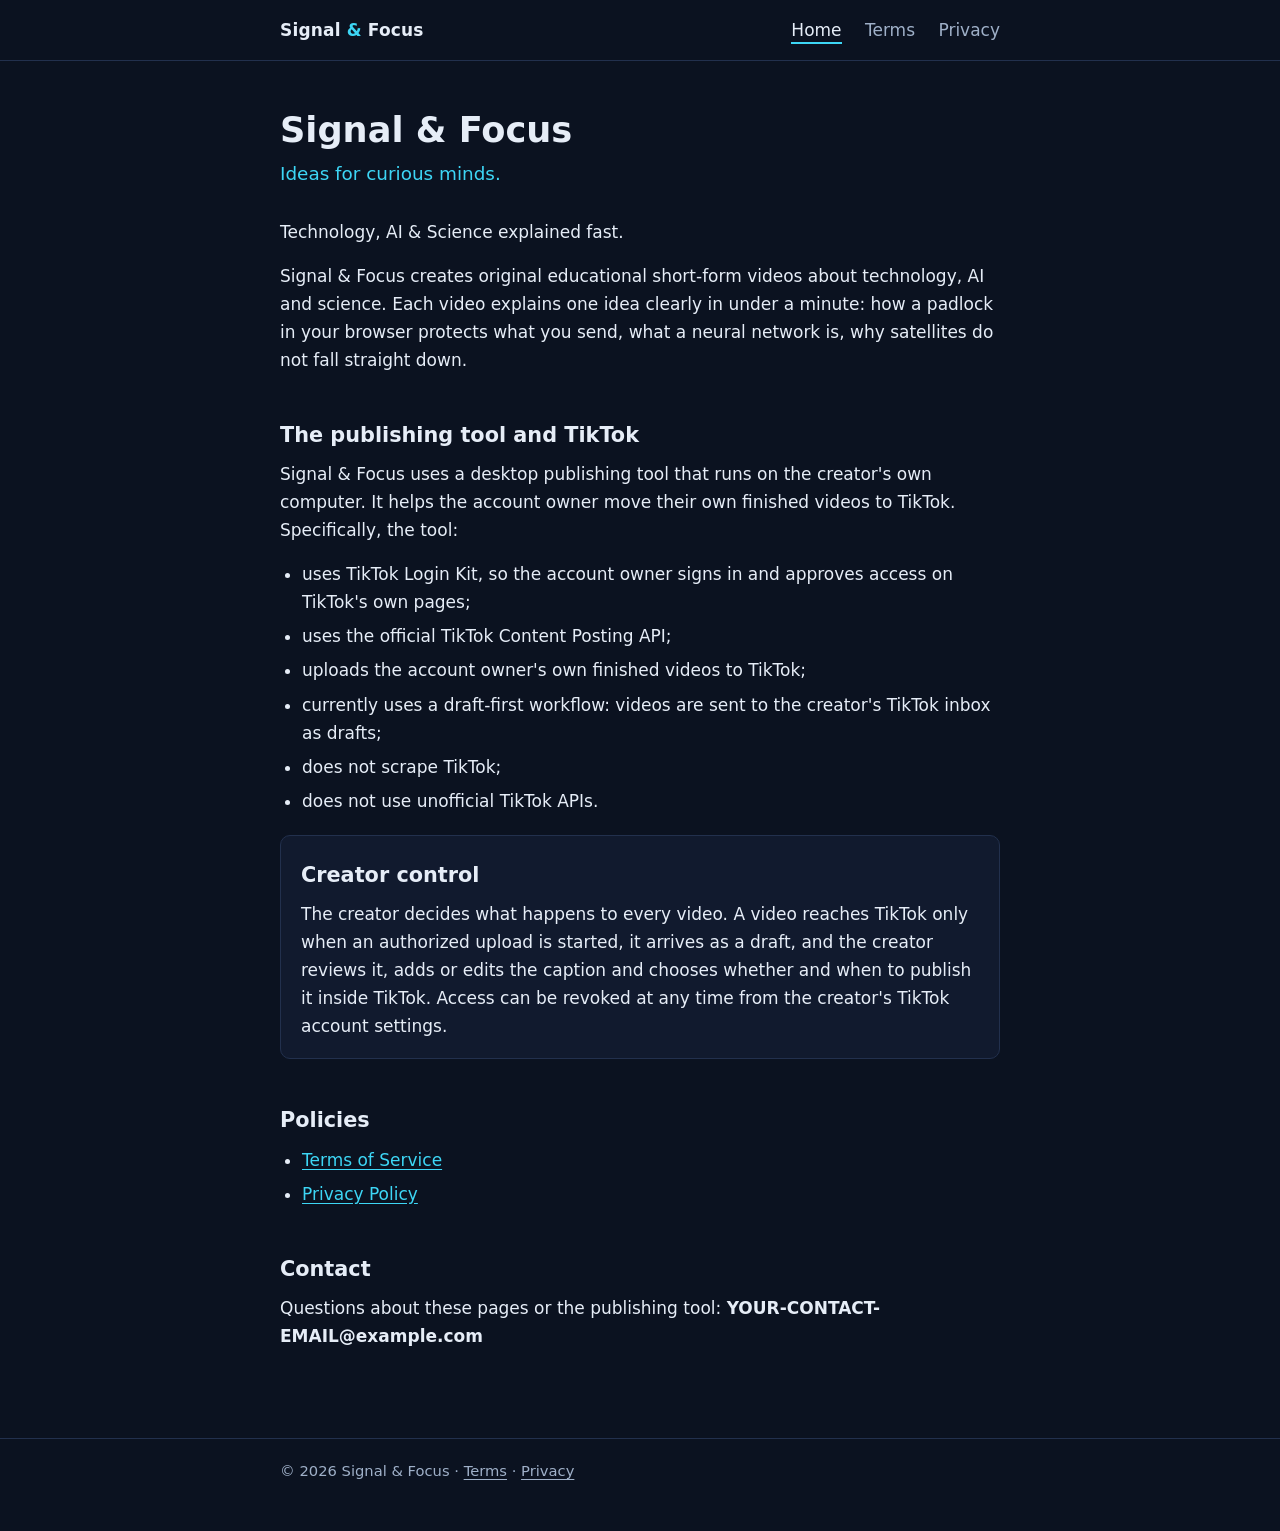
<file: index.html>
<!doctype html>
<html lang="en">
<head>
  <meta charset="utf-8">
  <meta name="viewport" content="width=device-width, initial-scale=1">
  <title>Signal &amp; Focus</title>
  <meta name="description" content="Signal &amp; Focus creates original educational short-form videos about technology, AI and science.">
  <link rel="stylesheet" href="styles.css">
</head>
<body>
  <header class="site">
    <div class="wrap">
      <a class="brand" href="./">Signal <span>&amp;</span> Focus</a>
      <nav aria-label="Main">
        <a href="./" aria-current="page">Home</a>
        <a href="terms/">Terms</a>
        <a href="privacy/">Privacy</a>
      </nav>
    </div>
  </header>

  <main>
    <div class="wrap">
      <h1>Signal &amp; Focus</h1>
      <p class="tagline">Ideas for curious minds.</p>

      <p>Technology, AI &amp; Science explained fast.</p>
      <p>Signal &amp; Focus creates original educational short-form videos about technology, AI and science. Each video explains one idea clearly in under a minute: how a padlock in your browser protects what you send, what a neural network is, why satellites do not fall straight down.</p>

      <h2>The publishing tool and TikTok</h2>
      <p>Signal &amp; Focus uses a desktop publishing tool that runs on the creator's own computer. It helps the account owner move their own finished videos to TikTok. Specifically, the tool:</p>
      <ul>
        <li>uses TikTok Login Kit, so the account owner signs in and approves access on TikTok's own pages;</li>
        <li>uses the official TikTok Content Posting API;</li>
        <li>uploads the account owner's own finished videos to TikTok;</li>
        <li>currently uses a draft-first workflow: videos are sent to the creator's TikTok inbox as drafts;</li>
        <li>does not scrape TikTok;</li>
        <li>does not use unofficial TikTok APIs.</li>
      </ul>

      <div class="card">
        <h2 style="margin-top:0">Creator control</h2>
        <p>The creator decides what happens to every video. A video reaches TikTok only when an authorized upload is started, it arrives as a draft, and the creator reviews it, adds or edits the caption and chooses whether and when to publish it inside TikTok. Access can be revoked at any time from the creator's TikTok account settings.</p>
      </div>

      <h2>Policies</h2>
      <ul>
        <li><a href="terms/">Terms of Service</a></li>
        <li><a href="privacy/">Privacy Policy</a></li>
      </ul>

      <h2>Contact</h2>
      <p>Questions about these pages or the publishing tool: <strong>YOUR-CONTACT-EMAIL@example.com</strong></p>
    </div>
  </main>

  <footer class="site">
    <div class="wrap">
      <p>&copy; 2026 Signal &amp; Focus &middot; <a href="terms/">Terms</a> &middot; <a href="privacy/">Privacy</a></p>
    </div>
  </footer>
</body>
</html>
</file>
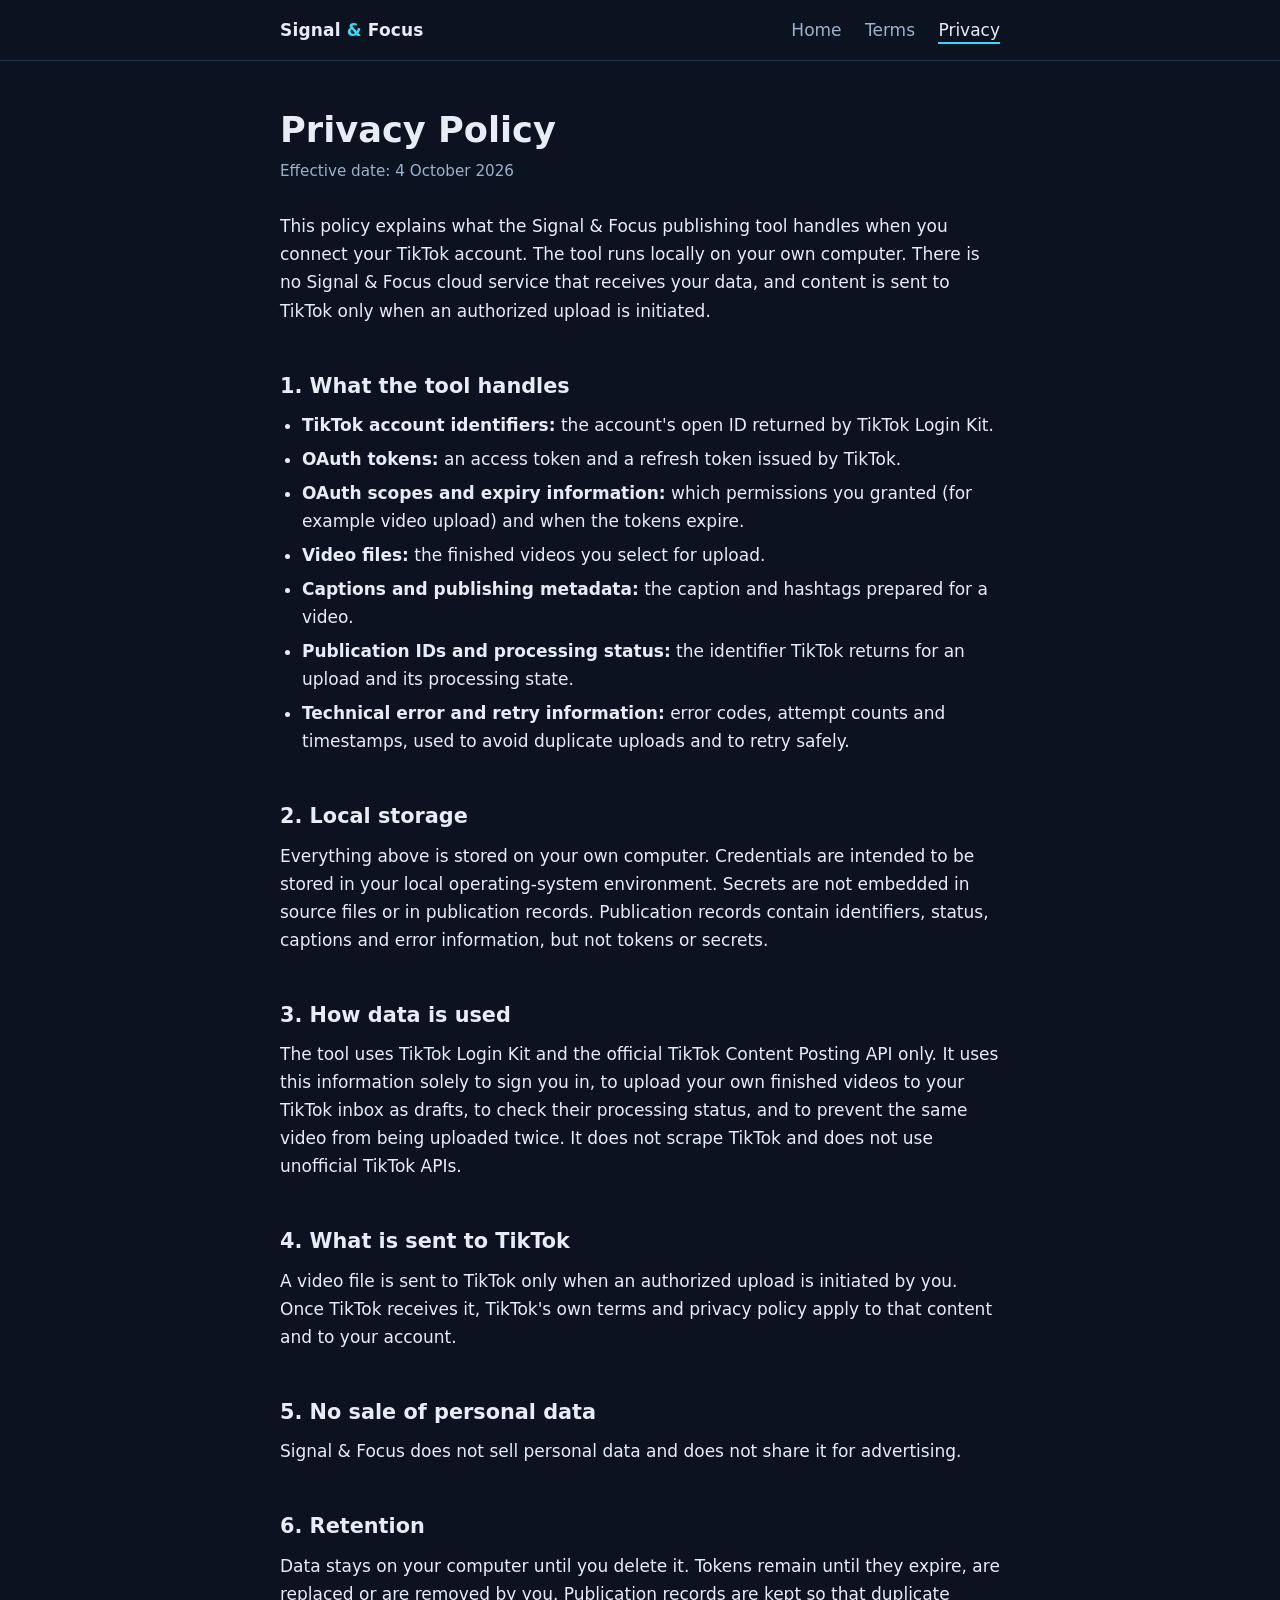
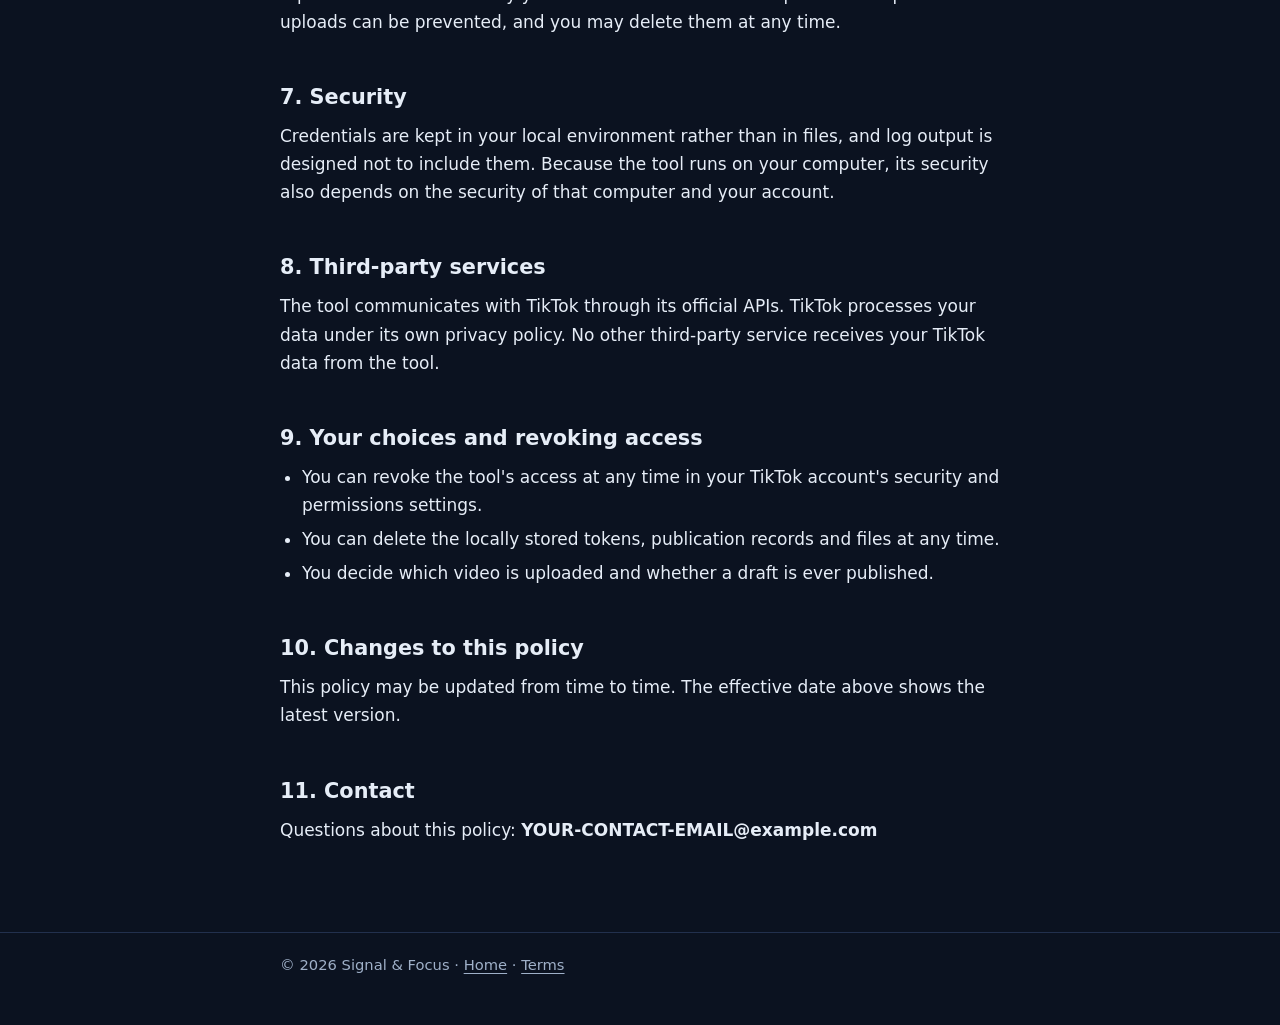
<file: privacy/index.html>
<!doctype html>
<html lang="en">
<head>
  <meta charset="utf-8">
  <meta name="viewport" content="width=device-width, initial-scale=1">
  <title>Privacy Policy &middot; Signal &amp; Focus</title>
  <meta name="description" content="Privacy Policy for Signal &amp; Focus and its local TikTok publishing tool.">
  <link rel="stylesheet" href="../styles.css">
</head>
<body>
  <header class="site">
    <div class="wrap">
      <a class="brand" href="../">Signal <span>&amp;</span> Focus</a>
      <nav aria-label="Main">
        <a href="../">Home</a>
        <a href="../terms/">Terms</a>
        <a href="./" aria-current="page">Privacy</a>
      </nav>
    </div>
  </header>

  <main>
    <div class="wrap">
      <h1>Privacy Policy</h1>
      <p class="meta">Effective date: 4 October 2026</p>

      <p>This policy explains what the Signal &amp; Focus publishing tool handles when you connect your TikTok account. The tool runs locally on your own computer. There is no Signal &amp; Focus cloud service that receives your data, and content is sent to TikTok only when an authorized upload is initiated.</p>

      <h2>1. What the tool handles</h2>
      <ul>
        <li><strong>TikTok account identifiers:</strong> the account's open ID returned by TikTok Login Kit.</li>
        <li><strong>OAuth tokens:</strong> an access token and a refresh token issued by TikTok.</li>
        <li><strong>OAuth scopes and expiry information:</strong> which permissions you granted (for example video upload) and when the tokens expire.</li>
        <li><strong>Video files:</strong> the finished videos you select for upload.</li>
        <li><strong>Captions and publishing metadata:</strong> the caption and hashtags prepared for a video.</li>
        <li><strong>Publication IDs and processing status:</strong> the identifier TikTok returns for an upload and its processing state.</li>
        <li><strong>Technical error and retry information:</strong> error codes, attempt counts and timestamps, used to avoid duplicate uploads and to retry safely.</li>
      </ul>

      <h2>2. Local storage</h2>
      <p>Everything above is stored on your own computer. Credentials are intended to be stored in your local operating-system environment. Secrets are not embedded in source files or in publication records. Publication records contain identifiers, status, captions and error information, but not tokens or secrets.</p>

      <h2>3. How data is used</h2>
      <p>The tool uses TikTok Login Kit and the official TikTok Content Posting API only. It uses this information solely to sign you in, to upload your own finished videos to your TikTok inbox as drafts, to check their processing status, and to prevent the same video from being uploaded twice. It does not scrape TikTok and does not use unofficial TikTok APIs.</p>

      <h2>4. What is sent to TikTok</h2>
      <p>A video file is sent to TikTok only when an authorized upload is initiated by you. Once TikTok receives it, TikTok's own terms and privacy policy apply to that content and to your account.</p>

      <h2>5. No sale of personal data</h2>
      <p>Signal &amp; Focus does not sell personal data and does not share it for advertising.</p>

      <h2>6. Retention</h2>
      <p>Data stays on your computer until you delete it. Tokens remain until they expire, are replaced or are removed by you. Publication records are kept so that duplicate uploads can be prevented, and you may delete them at any time.</p>

      <h2>7. Security</h2>
      <p>Credentials are kept in your local environment rather than in files, and log output is designed not to include them. Because the tool runs on your computer, its security also depends on the security of that computer and your account.</p>

      <h2>8. Third-party services</h2>
      <p>The tool communicates with TikTok through its official APIs. TikTok processes your data under its own privacy policy. No other third-party service receives your TikTok data from the tool.</p>

      <h2>9. Your choices and revoking access</h2>
      <ul>
        <li>You can revoke the tool's access at any time in your TikTok account's security and permissions settings.</li>
        <li>You can delete the locally stored tokens, publication records and files at any time.</li>
        <li>You decide which video is uploaded and whether a draft is ever published.</li>
      </ul>

      <h2>10. Changes to this policy</h2>
      <p>This policy may be updated from time to time. The effective date above shows the latest version.</p>

      <h2>11. Contact</h2>
      <p>Questions about this policy: <strong>YOUR-CONTACT-EMAIL@example.com</strong></p>
    </div>
  </main>

  <footer class="site">
    <div class="wrap">
      <p>&copy; 2026 Signal &amp; Focus &middot; <a href="../">Home</a> &middot; <a href="../terms/">Terms</a></p>
    </div>
  </footer>
</body>
</html>
</file>
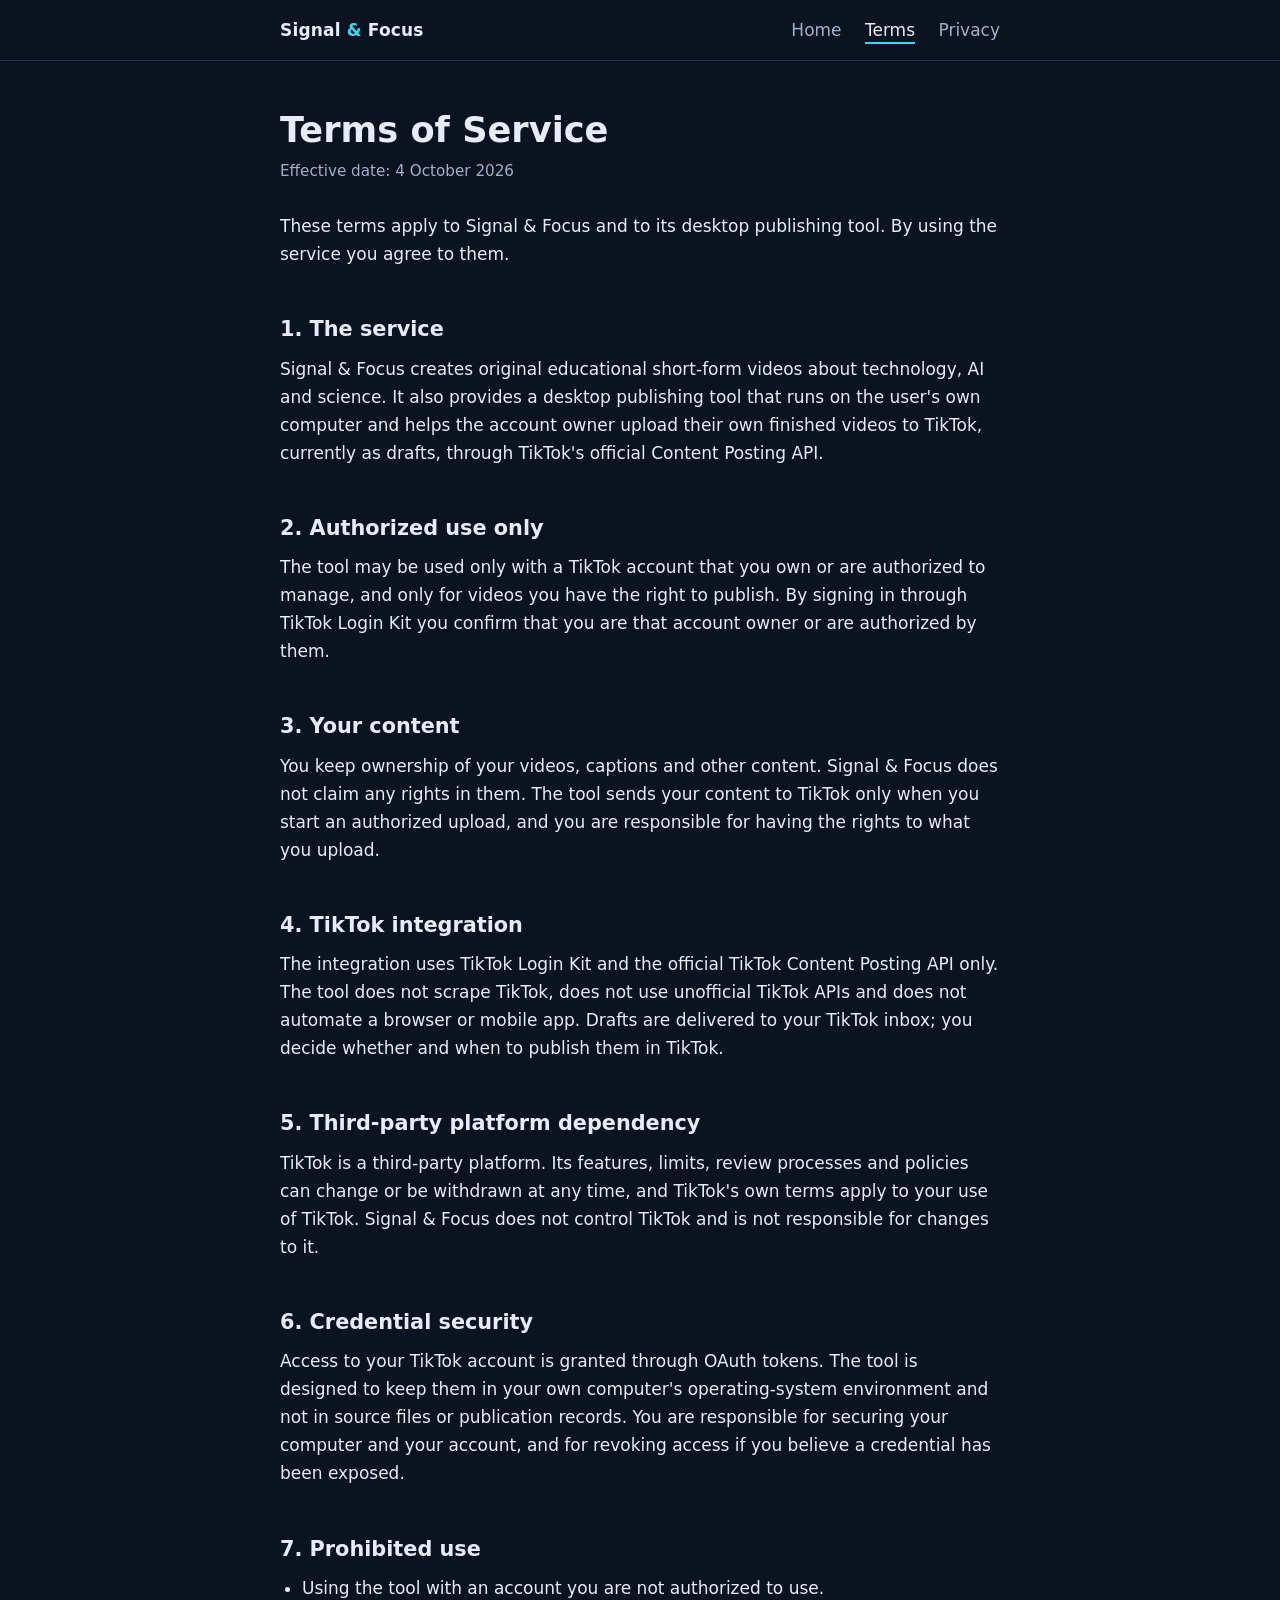
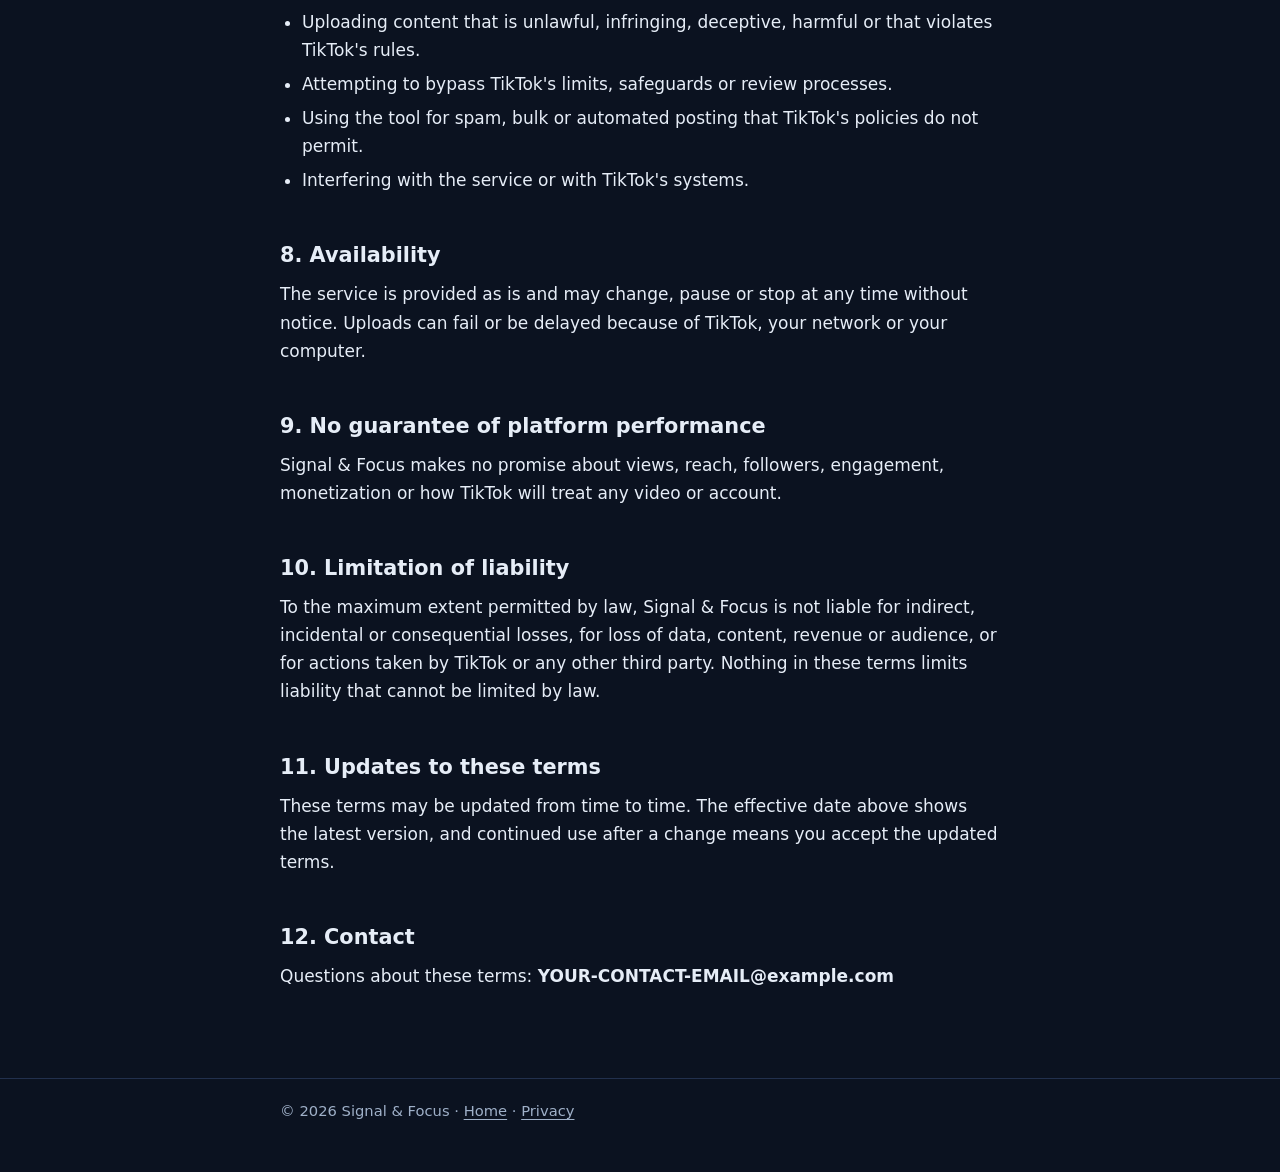
<file: terms/index.html>
<!doctype html>
<html lang="en">
<head>
  <meta charset="utf-8">
  <meta name="viewport" content="width=device-width, initial-scale=1">
  <title>Terms of Service &middot; Signal &amp; Focus</title>
  <meta name="description" content="Terms of Service for Signal &amp; Focus and its TikTok publishing tool.">
  <link rel="stylesheet" href="../styles.css">
</head>
<body>
  <header class="site">
    <div class="wrap">
      <a class="brand" href="../">Signal <span>&amp;</span> Focus</a>
      <nav aria-label="Main">
        <a href="../">Home</a>
        <a href="./" aria-current="page">Terms</a>
        <a href="../privacy/">Privacy</a>
      </nav>
    </div>
  </header>

  <main>
    <div class="wrap">
      <h1>Terms of Service</h1>
      <p class="meta">Effective date: 4 October 2026</p>

      <p>These terms apply to Signal &amp; Focus and to its desktop publishing tool. By using the service you agree to them.</p>

      <h2>1. The service</h2>
      <p>Signal &amp; Focus creates original educational short-form videos about technology, AI and science. It also provides a desktop publishing tool that runs on the user's own computer and helps the account owner upload their own finished videos to TikTok, currently as drafts, through TikTok's official Content Posting API.</p>

      <h2>2. Authorized use only</h2>
      <p>The tool may be used only with a TikTok account that you own or are authorized to manage, and only for videos you have the right to publish. By signing in through TikTok Login Kit you confirm that you are that account owner or are authorized by them.</p>

      <h2>3. Your content</h2>
      <p>You keep ownership of your videos, captions and other content. Signal &amp; Focus does not claim any rights in them. The tool sends your content to TikTok only when you start an authorized upload, and you are responsible for having the rights to what you upload.</p>

      <h2>4. TikTok integration</h2>
      <p>The integration uses TikTok Login Kit and the official TikTok Content Posting API only. The tool does not scrape TikTok, does not use unofficial TikTok APIs and does not automate a browser or mobile app. Drafts are delivered to your TikTok inbox; you decide whether and when to publish them in TikTok.</p>

      <h2>5. Third-party platform dependency</h2>
      <p>TikTok is a third-party platform. Its features, limits, review processes and policies can change or be withdrawn at any time, and TikTok's own terms apply to your use of TikTok. Signal &amp; Focus does not control TikTok and is not responsible for changes to it.</p>

      <h2>6. Credential security</h2>
      <p>Access to your TikTok account is granted through OAuth tokens. The tool is designed to keep them in your own computer's operating-system environment and not in source files or publication records. You are responsible for securing your computer and your account, and for revoking access if you believe a credential has been exposed.</p>

      <h2>7. Prohibited use</h2>
      <ul>
        <li>Using the tool with an account you are not authorized to use.</li>
        <li>Uploading content that is unlawful, infringing, deceptive, harmful or that violates TikTok's rules.</li>
        <li>Attempting to bypass TikTok's limits, safeguards or review processes.</li>
        <li>Using the tool for spam, bulk or automated posting that TikTok's policies do not permit.</li>
        <li>Interfering with the service or with TikTok's systems.</li>
      </ul>

      <h2>8. Availability</h2>
      <p>The service is provided as is and may change, pause or stop at any time without notice. Uploads can fail or be delayed because of TikTok, your network or your computer.</p>

      <h2>9. No guarantee of platform performance</h2>
      <p>Signal &amp; Focus makes no promise about views, reach, followers, engagement, monetization or how TikTok will treat any video or account.</p>

      <h2>10. Limitation of liability</h2>
      <p>To the maximum extent permitted by law, Signal &amp; Focus is not liable for indirect, incidental or consequential losses, for loss of data, content, revenue or audience, or for actions taken by TikTok or any other third party. Nothing in these terms limits liability that cannot be limited by law.</p>

      <h2>11. Updates to these terms</h2>
      <p>These terms may be updated from time to time. The effective date above shows the latest version, and continued use after a change means you accept the updated terms.</p>

      <h2>12. Contact</h2>
      <p>Questions about these terms: <strong>YOUR-CONTACT-EMAIL@example.com</strong></p>
    </div>
  </main>

  <footer class="site">
    <div class="wrap">
      <p>&copy; 2026 Signal &amp; Focus &middot; <a href="../">Home</a> &middot; <a href="../privacy/">Privacy</a></p>
    </div>
  </footer>
</body>
</html>
</file>
<file: styles.css>
:root {
  --bg: #0b1220;
  --panel: #111a2e;
  --line: #22304d;
  --text: #e6edf7;
  --muted: #9fb0c8;
  --accent: #3dd6f5;
}

* { box-sizing: border-box; }

html { -webkit-text-size-adjust: 100%; }

body {
  margin: 0;
  background: var(--bg);
  color: var(--text);
  font-family: system-ui, -apple-system, "Segoe UI", Roboto, Helvetica, Arial, sans-serif;
  line-height: 1.65;
  font-size: 17px;
}

a { color: var(--accent); text-underline-offset: 3px; }
a:hover { text-decoration-thickness: 2px; }
a:focus-visible { outline: 2px solid var(--accent); outline-offset: 3px; border-radius: 2px; }

.wrap { max-width: 760px; margin: 0 auto; padding: 0 20px; }

header.site {
  border-bottom: 1px solid var(--line);
}

header.site .wrap {
  display: flex;
  flex-wrap: wrap;
  align-items: center;
  justify-content: space-between;
  gap: 8px 24px;
  padding-top: 16px;
  padding-bottom: 16px;
}

.brand { font-weight: 700; letter-spacing: 0.01em; color: var(--text); text-decoration: none; }
.brand span { color: var(--accent); }

nav a { margin-left: 18px; color: var(--muted); text-decoration: none; }
nav a:first-child { margin-left: 0; }
nav a:hover, nav a[aria-current="page"] { color: var(--text); }
nav a[aria-current="page"] { border-bottom: 2px solid var(--accent); padding-bottom: 2px; }

main { padding: 48px 0 24px; }

h1 { font-size: 2.2rem; line-height: 1.2; margin: 0 0 8px; }
h2 { font-size: 1.3rem; margin: 40px 0 8px; padding-top: 4px; }
p, ul { margin: 0 0 16px; }
ul { padding-left: 22px; }
li { margin-bottom: 6px; }

.tagline { color: var(--accent); font-size: 1.15rem; margin: 0 0 28px; }
.meta { color: var(--muted); font-size: 0.95rem; margin-bottom: 28px; }

.card {
  background: var(--panel);
  border: 1px solid var(--line);
  border-radius: 10px;
  padding: 18px 20px;
  margin: 20px 0;
}

.card p:last-child, .card ul:last-child { margin-bottom: 0; }

footer.site {
  border-top: 1px solid var(--line);
  margin-top: 48px;
  color: var(--muted);
  font-size: 0.92rem;
}

footer.site .wrap { padding-top: 20px; padding-bottom: 32px; }
footer.site a { color: var(--muted); }

@media (max-width: 520px) {
  body { font-size: 16px; }
  h1 { font-size: 1.8rem; }
  nav a { margin-left: 14px; }
}
</file>
